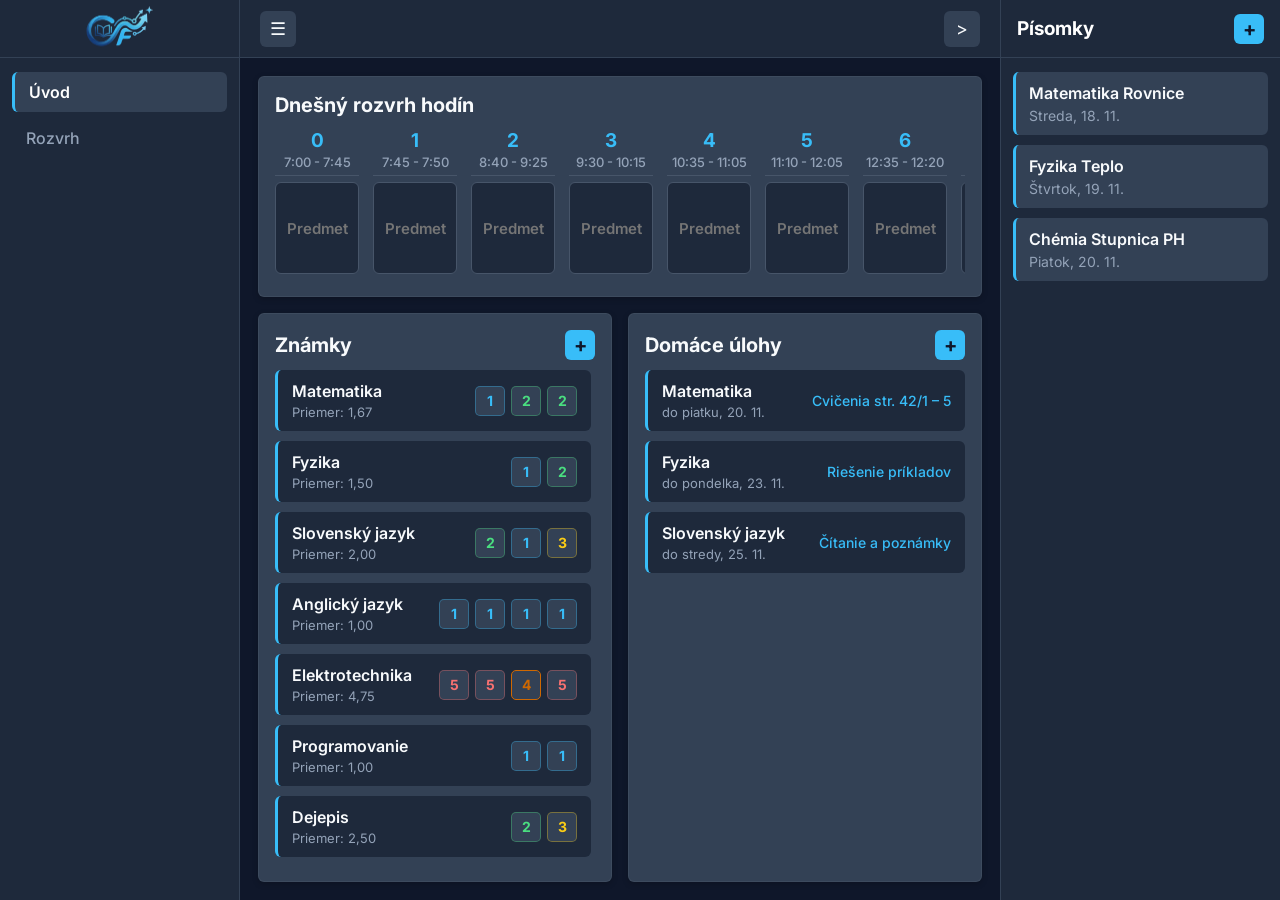
<file: index.html>
<!DOCTYPE html>
<html lang="sk">
<head>
    <meta charset="UTF-8">
    <meta name="viewport" content="width=device-width, initial-scale=1.0">
    <title>Úvod - SchoolFlow</title>
    <link rel="stylesheet" href="style-index.css">
    <link rel="stylesheet" href="style.css">
    <link rel="icon" href="1x1-logo-schoolflow.png" type="image/png">
    <link href="https://fonts.googleapis.com/css2?family=Inter:wght@400;500;600;700&display=swap" rel="stylesheet">
</head>
<body class="background-main">

    <input type="checkbox" id="toggleLeft" class="toggle-checkbox">
    <input type="checkbox" id="toggleRight" class="toggle-checkbox">

    <aside class="sidebar">
        <div class="sidebar-header">
            <img src="header-logo-schoolflow.png" alt="Logo" class="logo-img">
        </div>
        <nav class="sidebar-nav">
            <a href="#" class="nav-item active">Úvod</a>
            <a href="hub.html" class="nav-item">Rozvrh</a>
        </nav>
    </aside>

    <div class="wrapper">
        <header class="header">
            <label for="toggleLeft" class="toggle-btn">☰</label>
            <label for="toggleRight" class="toggle-btn">></label>
        </header>

        <main class="main-content">
            <section class="card full-width">
                <div class="card-header">
                    <h3>Dnešný rozvrh hodín</h3>
                </div>
                <div class="card-body schedule-daily-grid">
                    <div class="schedule-daily-column">
                        <div class="daily-schedule-header">
                            <span class="schedule-daily-label">0</span>
                            <span class="schedule-daily-time">7:00 - 7:45</span>
                        </div>
                        <input type="text" class="schedule-daily-input" placeholder="Predmet">
                        
                    </div>
                    <div class="schedule-daily-column">
                        <div class="daily-schedule-header">
                            <span class="schedule-daily-label">1</span>
                            <span class="schedule-daily-time">7:45 - 7:50</span>
                        </div>
                        <input type="text" class="schedule-daily-input" placeholder="Predmet">
                    </div>
                    <div class="schedule-daily-column">
                        <div class="daily-schedule-header">
                            <span class="schedule-daily-label">2</span>
                            <span class="schedule-daily-time">8:40 - 9:25</span>
                        </div>
                        <input type="text" class="schedule-daily-input" placeholder="Predmet">
                    </div>
                    <div class="schedule-daily-column">
                        <div class="daily-schedule-header">
                            <span class="schedule-daily-label">3</span>
                            <span class="schedule-daily-time">9:30 - 10:15</span>
                        </div>
                        <input type="text" class="schedule-daily-input" placeholder="Predmet">
                    </div>
                    <div class="schedule-daily-column">
                        <div class="daily-schedule-header">
                            <span class="schedule-daily-label">4</span>
                            <span class="schedule-daily-time">10:35 - 11:05</span>
                        </div>
                        <input type="text" class="schedule-daily-input" placeholder="Predmet">
                    </div>
                    <div class="schedule-daily-column">
                        <div class="daily-schedule-header">
                            <span class="schedule-daily-label">5</span>
                            <span class="schedule-daily-time">11:10 - 12:05</span>
                        </div>
                        <input type="text" class="schedule-daily-input" placeholder="Predmet">
                    </div>
                    <div class="schedule-daily-column">
                        <div class="daily-schedule-header">
                            <span class="schedule-daily-label">6</span>
                            <span class="schedule-daily-time">12:35 - 12:20</span>
                        </div>
                        <input type="text" class="schedule-daily-input" placeholder="Predmet">
                    </div>
                    <div class="schedule-daily-column">
                        <div class="daily-schedule-header">
                            <span class="schedule-daily-label">7</span>
                            <span class="schedule-daily-time">12:25 - 13:10</span>
                        </div>
                        <input type="text" class="schedule-daily-input" placeholder="Predmet">
                    </div>
                    <div class="schedule-daily-column">
                        <div class="daily-schedule-header">
                            <span class="schedule-daily-label">8</span>
                            <span class="schedule-daily-time">13:15 - 14:00</span>
                        </div>
                        <input type="text" class="schedule-daily-input" placeholder="Predmet">
                    </div>
                </div>
            </section>

            <section class="card">
                <div class="card-header">
                    <h3>Známky</h3>
                    <button class="add-btn">+</button>
                </div>
                <div class="card-body grades-scroll">
                    <div class="grades-list">
                        <div class="grade-row">
                            <div class="grade-subject-info">
                                <span class="grade-subject">Matematika</span>
                                <span class="grade-avg">Priemer: 1,67</span>
                            </div>
                            <div class="grade-badges">
                                <span class="grade-badge g-1">1</span>
                                <span class="grade-badge g-2">2</span>
                                <span class="grade-badge g-2">2</span>
                            </div>
                        </div>

                        <div class="grade-row">
                            <div class="grade-subject-info">
                                <span class="grade-subject">Fyzika</span>
                                <span class="grade-avg">Priemer: 1,50</span>
                            </div>
                            <div class="grade-badges">
                                <span class="grade-badge g-1">1</span>
                                <span class="grade-badge g-2">2</span>
                            </div>
                        </div>

                        <div class="grade-row">
                            <div class="grade-subject-info">
                                <span class="grade-subject">Slovenský jazyk</span>
                                <span class="grade-avg">Priemer: 2,00</span>
                            </div>
                            <div class="grade-badges">
                                <span class="grade-badge g-2">2</span>
                                <span class="grade-badge g-1">1</span>
                                <span class="grade-badge g-3">3</span>
                            </div>
                        </div>

                        <div class="grade-row">
                            <div class="grade-subject-info">
                                <span class="grade-subject">Anglický jazyk</span>
                                <span class="grade-avg">Priemer: 1,00</span>
                            </div>
                            <div class="grade-badges">
                                <span class="grade-badge g-1">1</span>
                                <span class="grade-badge g-1">1</span>
                                <span class="grade-badge g-1">1</span>
                                <span class="grade-badge g-1">1</span>
                            </div>
                        </div>

                        <div class="grade-row">
                            <div class="grade-subject-info">
                                <span class="grade-subject">Elektrotechnika</span>
                                <span class="grade-avg">Priemer: 4,75</span>
                            </div>
                            <div class="grade-badges">
                                <span class="grade-badge g-5">5</span>
                                <span class="grade-badge g-5">5</span>
                                <span class="grade-badge g-4">4</span>
                                <span class="grade-badge g-5">5</span>
                            </div>
                        </div>

                        <div class="grade-row">
                            <div class="grade-subject-info">
                                <span class="grade-subject">Programovanie</span>
                                <span class="grade-avg">Priemer: 1,00</span>
                            </div>
                            <div class="grade-badges">
                                <span class="grade-badge g-1">1</span>
                                <span class="grade-badge g-1">1</span>
                            </div>
                        </div>

                        <div class="grade-row">
                            <div class="grade-subject-info">
                                <span class="grade-subject">Dejepis</span>
                                <span class="grade-avg">Priemer: 2,50</span>
                            </div>
                            <div class="grade-badges">
                                <span class="grade-badge g-2">2</span>
                                <span class="grade-badge g-3">3</span>
                            </div>
                        </div>

                        <div class="grade-row">
                            <div class="grade-subject-info">
                                <span class="grade-subject">Elektronika</span>
                                <span class="grade-avg">Priemer: 2,00</span>
                            </div>
                            <div class="grade-badges">
                                <span class="grade-badge g-2">2</span>
                                <span class="grade-badge g-2">2</span>
                                <span class="grade-badge g-1">1</span>
                                <span class="grade-badge g-3">3</span>
                            </div>
                        </div>
                    </div>
                </div>
            </section>

            <section class="card">
    <div class="card-header">
        <h3>Domáce úlohy</h3>
        <button class="add-btn">+</button>
    </div>
    <div class="card-body">
        <div class="homework-list">
            <div class="homework-item">
                <div class="homework-info">
                    <span class="homework-subject">Matematika</span>
                    <span class="homework-due">do piatku, 20. 11.</span>
                </div>
                <span class="homework-task">Cvičenia str. 42/1 – 5</span>
            </div>
            <div class="homework-item">
                <div class="homework-info">
                    <span class="homework-subject">Fyzika</span>
                    <span class="homework-due">do pondelka, 23. 11.</span>
                </div>
                <span class="homework-task">Riešenie príkladov</span>
            </div>
            <div class="homework-item">
                <div class="homework-info">
                    <span class="homework-subject">Slovenský jazyk</span>
                    <span class="homework-due">do stredy, 25. 11.</span>
                </div>
                <span class="homework-task">Čítanie a poznámky</span>
            </div>
        </div>
    </div>
</section>
        </main>
    </div>

    <aside class="sidebar-right">
        <div class="sidebar-header right-header">
            <h2>Písomky</h2>
            <button class="add-btn">+</button>
        </div>
        <div class="sidebar-content">
            <div class="exam-item">
                <span class="exam-subject">Matematika
                    <span class="exam-theme">Rovnice</span>
                </span>
                <span class="exam-date">Streda, 18. 11.</span>
            </div>
            <div class="exam-item">
                <span class="exam-subject">Fyzika
                    <span class="exam-theme">Teplo</span>
                </span>
                <span class="exam-date">Štvrtok, 19. 11.</span>
            </div>
            <div class="exam-item">
                <span class="exam-subject">Chémia
                    <span class="exam-theme">Stupnica PH </span>
                </span>
                
                <span class="exam-date">Piatok, 20. 11.</span>
            </div>
        </div>
    </aside>

</body>
</html>
</file>
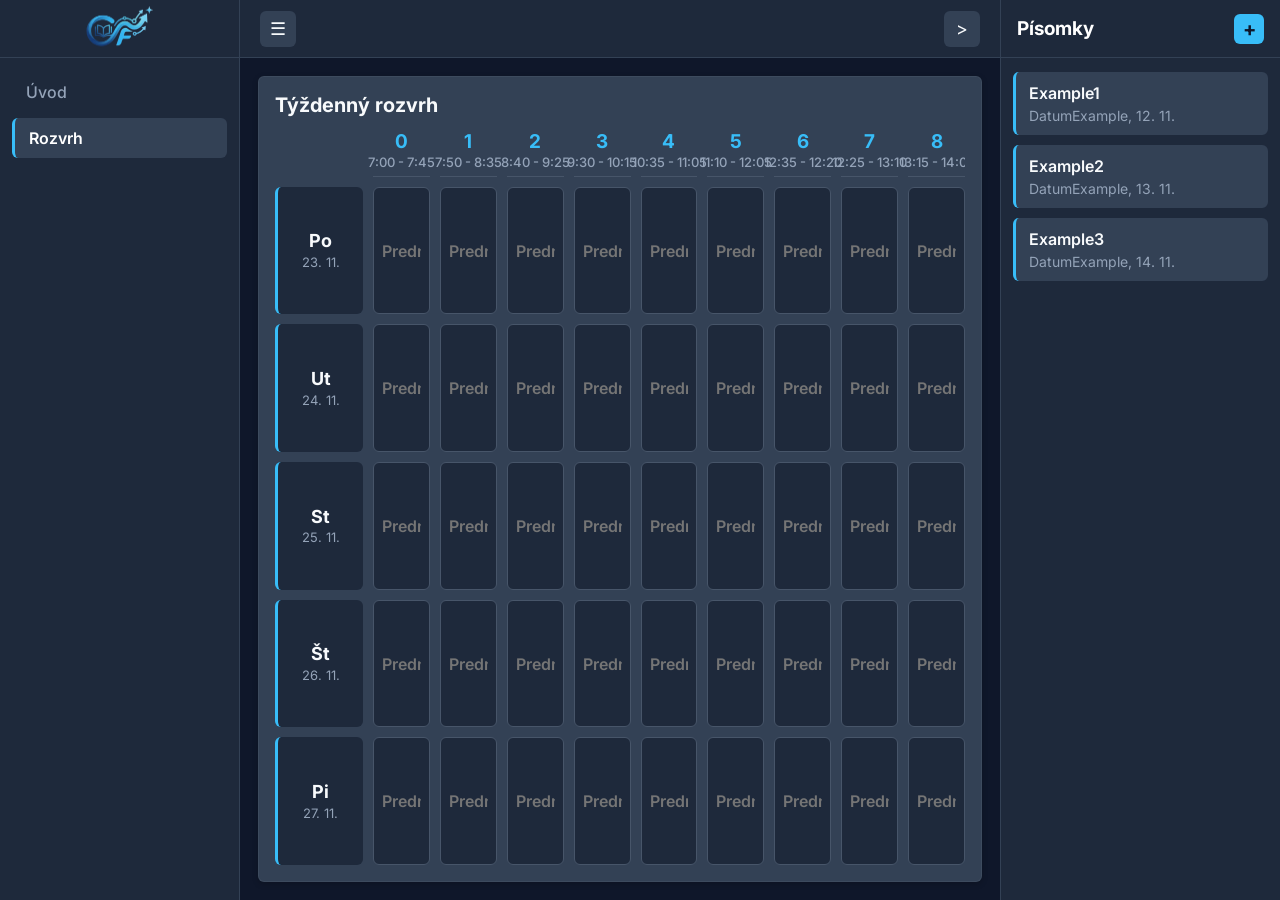
<file: hub.html>
<!DOCTYPE html>
<html lang="sk">
<head>
    <meta charset="UTF-8">
    <meta name="viewport" content="width=device-width, initial-scale=1.0">
    <title>Rozvrh - SchoolFlow</title>
    <link rel="stylesheet" href="style-hub.css">
    <link rel="stylesheet" href="style.css">
    <link rel="icon" href="1x1-logo-schoolflow.png" type="image/png">
    <link href="https://fonts.googleapis.com/css2?family=Inter:wght@400;500;600;700&display=swap" rel="stylesheet">
</head>
<body class="background-main">

    <input type="checkbox" id="toggleLeft" class="toggle-checkbox">
    <input type="checkbox" id="toggleRight" class="toggle-checkbox">

    <aside class="sidebar">
        <div class="sidebar-header">
            <img src="header-logo-schoolflow.png" alt="Logo" class="logo-img">
        </div>
        <nav class="sidebar-nav">
            <a href="index.html" class="nav-item">Úvod</a>
            <a href="#" class="nav-item active">Rozvrh</a>
        </nav>
    </aside>

    <div class="wrapper">
        <header class="header">
            <label for="toggleLeft" class="toggle-btn">☰</label>
            <label for="toggleRight" class="toggle-btn">></label>
        </header>

            <main class="main-content-full">
                <section class="card full-width weekly-card">
                    <div class="card-header">
                        <h3>Týždenný rozvrh</h3>
                    </div>
                    <div class="card-body weekly-scroll">
                        <div class="weekly-grid">

                            <div class="weekly-corner"></div>
                            <div class="period-header">
                                <span class="period-num">0</span>
                                <span class="period-time">7:00 - 7:45</span>
                            </div>
                            <div class="period-header">
                                <span class="period-num">1</span>
                                <span class="period-time">7:50 - 8:35</span>
                            </div>
                            <div class="period-header">
                                <span class="period-num">2</span>
                                <span class="period-time">8:40 - 9:25</span>
                            </div>
                            <div class="period-header">
                                <span class="period-num">3</span>
                                <span class="period-time">9:30 - 10:15</span>
                            </div>
                            <div class="period-header">
                                <span class="period-num">4</span>
                                <span class="period-time">10:35 - 11:05</span>
                            </div>
                            <div class="period-header">
                                <span class="period-num">5</span>
                                <span class="period-time">11:10 - 12:05</span>
                            </div>
                            <div class="period-header">
                                <span class="period-num">6</span>
                                <span class="period-time">12:35 - 12:20</span>
                            </div>
                            <div class="period-header">
                                <span class="period-num">7</span>
                                <span class="period-time">12:25 - 13:10</span>
                            </div>
                            <div class="period-header">
                                <span class="period-num">8</span>
                                <span class="period-time">13:15 - 14:00</span>
                            </div>

                            <!-- PONDELOK -->
                            <div class="day-cell">
                                <span class="day-name">Po</span>
                                <span class="day-date">23. 11.</span>
                            </div>
                            <div class="lesson-cell"><input type="text" class="lesson-input" placeholder="Predmet"></div>
                            <div class="lesson-cell"><input type="text" class="lesson-input" placeholder="Predmet"></div>
                            <div class="lesson-cell"><input type="text" class="lesson-input" placeholder="Predmet"></div>
                            <div class="lesson-cell"><input type="text" class="lesson-input" placeholder="Predmet"></div>
                            <div class="lesson-cell"><input type="text" class="lesson-input" placeholder="Predmet"></div>
                            <div class="lesson-cell"><input type="text" class="lesson-input" placeholder="Predmet"></div>
                            <div class="lesson-cell"><input type="text" class="lesson-input" placeholder="Predmet"></div>
                            <div class="lesson-cell"><input type="text" class="lesson-input" placeholder="Predmet"></div>
                            <div class="lesson-cell"><input type="text" class="lesson-input" placeholder="Predmet"></div>

                            <!-- UTOROK -->
                            <div class="day-cell">
                                <span class="day-name">Ut</span>
                                <span class="day-date">24. 11.</span>
                            </div>
                            <div class="lesson-cell"><input type="text" class="lesson-input" placeholder="Predmet"></div>
                            <div class="lesson-cell"><input type="text" class="lesson-input" placeholder="Predmet"></div>
                            <div class="lesson-cell"><input type="text" class="lesson-input" placeholder="Predmet"></div>
                            <div class="lesson-cell"><input type="text" class="lesson-input" placeholder="Predmet"></div>
                            <div class="lesson-cell"><input type="text" class="lesson-input" placeholder="Predmet"></div>
                            <div class="lesson-cell"><input type="text" class="lesson-input" placeholder="Predmet"></div>
                            <div class="lesson-cell"><input type="text" class="lesson-input" placeholder="Predmet"></div>
                            <div class="lesson-cell"><input type="text" class="lesson-input" placeholder="Predmet"></div>
                            <div class="lesson-cell"><input type="text" class="lesson-input" placeholder="Predmet"></div>

                            <!-- STREDA -->
                            <div class="day-cell">
                                <span class="day-name">St</span>
                                <span class="day-date">25. 11.</span>
                            </div>
                            <div class="lesson-cell"><input type="text" class="lesson-input" placeholder="Predmet"></div>
                            <div class="lesson-cell"><input type="text" class="lesson-input" placeholder="Predmet"></div>
                            <div class="lesson-cell"><input type="text" class="lesson-input" placeholder="Predmet"></div>
                            <div class="lesson-cell"><input type="text" class="lesson-input" placeholder="Predmet"></div>
                            <div class="lesson-cell"><input type="text" class="lesson-input" placeholder="Predmet"></div>
                            <div class="lesson-cell"><input type="text" class="lesson-input" placeholder="Predmet"></div>
                            <div class="lesson-cell"><input type="text" class="lesson-input" placeholder="Predmet"></div>
                            <div class="lesson-cell"><input type="text" class="lesson-input" placeholder="Predmet"></div>
                            <div class="lesson-cell"><input type="text" class="lesson-input" placeholder="Predmet"></div>

                            <!-- ŠTVRTOK -->
                            <div class="day-cell">
                                <span class="day-name">Št</span>
                                <span class="day-date">26. 11.</span>
                            </div>
                            <div class="lesson-cell"><input type="text" class="lesson-input" placeholder="Predmet"></div>
                            <div class="lesson-cell"><input type="text" class="lesson-input" placeholder="Predmet"></div>
                            <div class="lesson-cell"><input type="text" class="lesson-input" placeholder="Predmet"></div>
                            <div class="lesson-cell"><input type="text" class="lesson-input" placeholder="Predmet"></div>
                            <div class="lesson-cell"><input type="text" class="lesson-input" placeholder="Predmet"></div>
                            <div class="lesson-cell"><input type="text" class="lesson-input" placeholder="Predmet"></div>
                            <div class="lesson-cell"><input type="text" class="lesson-input" placeholder="Predmet"></div>
                            <div class="lesson-cell"><input type="text" class="lesson-input" placeholder="Predmet"></div>
                            <div class="lesson-cell"><input type="text" class="lesson-input" placeholder="Predmet"></div>

                            <!-- PIATOK -->
                            <div class="day-cell">
                                <span class="day-name">Pi</span>
                                <span class="day-date">27. 11.</span>
                            </div>
                            <div class="lesson-cell"><input type="text" class="lesson-input" placeholder="Predmet"></div>
                            <div class="lesson-cell"><input type="text" class="lesson-input" placeholder="Predmet"></div>
                            <div class="lesson-cell"><input type="text" class="lesson-input" placeholder="Predmet"></div>
                            <div class="lesson-cell"><input type="text" class="lesson-input" placeholder="Predmet"></div>
                            <div class="lesson-cell"><input type="text" class="lesson-input" placeholder="Predmet"></div>
                            <div class="lesson-cell"><input type="text" class="lesson-input" placeholder="Predmet"></div>
                            <div class="lesson-cell"><input type="text" class="lesson-input" placeholder="Predmet"></div>
                            <div class="lesson-cell"><input type="text" class="lesson-input" placeholder="Predmet"></div>
                            <div class="lesson-cell"><input type="text" class="lesson-input" placeholder="Predmet"></div>

                        </div>
                    </div>
                </section>
            </main>
    </div>

    <aside class="sidebar-right">
        <div class="sidebar-header right-header">
            <h2>Písomky</h2>
            <button class="add-btn">+</button>
        </div>
        <div class="sidebar-content">
            <div class="exam-item">
                <span class="exam-subject">Example1</span>
                <span class="exam-date">DatumExample, 12. 11.</span>
            </div>
            <div class="exam-item">
                <span class="exam-subject">Example2</span>
                <span class="exam-date">DatumExample, 13. 11.</span>
            </div>
            <div class="exam-item">
                <span class="exam-subject">Example3</span>
                <span class="exam-date">DatumExample, 14. 11.</span>
            </div>
        </div>
    </aside>

</body>
</html>
</file>
<file: style-index.css>
.main-content {
    flex: 1;
    padding: 18px;
    display: grid;
    grid-template-columns: repeat(2, minmax(0, 1fr));
    grid-template-rows: auto minmax(0, 1fr);
    gap: 16px;
    min-width: 0;
    min-height: 0;
    overflow: hidden;
}

.schedule-daily-grid {
    display: flex;
    flex-direction: row;
    overflow-x: auto;
    overscroll-behavior-x: contain;
    gap: 14px;
    margin-top: 12px;
    padding-bottom: 6px;
    min-width: 0;
}

.schedule-daily-column {
    display: flex;
    flex-direction: column;
    align-items: stretch;
    gap: 6px;
    flex: 1 1 0;
    min-width: 84px;
}

.daily-schedule-header {
    display: flex;
    flex-direction: column;
    align-items: center;
    justify-content: center;
    gap: 2px;
    width: 100%;
    padding: 2px 0 5px 0;
    border-bottom: 1px solid #475569;
    min-width: 0;
}

.schedule-daily-label {
    font-size: 19px;
    font-weight: 700;
    color: #38BDF8;
}

.schedule-daily-time {
    font-size: 13px;
    font-weight: 500;
    color: #94A3B8;
    white-space: nowrap;
}

.schedule-daily-input {
    background-color: #1E293B;
    color: #F8FAFC;
    border: 1px solid #475569;
    border-radius: 6px;
    padding: 8px;
    font-size: 15px;
    font-weight: 600;
    text-align: center;
    width: 100%;
    height: 92px;
}

.schedule-daily-input:focus {
    outline: none;
    border-color: #38BDF8;
}

.schedule-daily-input::-webkit-inner-spin-button,
.schedule-daily-input::-webkit-outer-spin-button {
    -webkit-appearance: none;
    margin: 0;
}

.card-body.grades-scroll {
    flex: 1;
    min-height: 0;
    overflow-y: auto;
    overscroll-behavior-y: contain;
    padding-right: 4px;
    scrollbar-width: none;
}

.card-body.grades-scroll::-webkit-scrollbar {
    display: none;
}

.grades-list {
    display: flex;
    flex-direction: column;
    gap: 10px;
}

.grade-row {
    background-color: #1E293B;
    padding: 11px 14px;
    border-radius: 6px;
    border-left: 3px solid #38BDF8;
    display: flex;
    align-items: center;
    justify-content: space-between;
    gap: 12px;
}

.grade-subject-info {
    display: flex;
    flex-direction: column;
    gap: 3px;
}

.grade-subject {
    font-size: 16px;
    font-weight: 600;
    color: #F8FAFC;
}

.grade-avg {
    font-size: 13px;
    color: #94A3B8;
}

.grade-badges {
    display: flex;
    align-items: center;
    gap: 6px;
    flex-wrap: wrap;
    justify-content: flex-end;
}

.grade-badge {
    width: 30px;
    height: 30px;
    border-radius: 5px;
    font-size: 14px;
    font-weight: 700;
    display: flex;
    align-items: center;
    justify-content: center;
    background-color: #334155;
    color: #F8FAFC;
}

.grade-badge.g-1 {
    color: #38BDF8;
    border: 1px solid rgba(56, 189, 248, 0.35);
}

.grade-badge.g-2 {
    color: #4ADE80;
    border: 1px solid rgba(74, 222, 128, 0.35);
}

.grade-badge.g-3 {
    color: #FACC15;
    border: 1px solid rgba(250, 204, 21, 0.35);
}

.grade-badge.g-4 {
    color: #cf6801;
    border: 1px solid rgba(207, 104, 1, 1);
}

.grade-badge.g-5 {
    color: #F87171;
    border: 1px solid rgba(248, 113, 113, 0.35);
}

.homework-list {
    display: flex;
    flex-direction: column;
    gap: 10px;
}

.homework-item {
    background-color: #1E293B;
    padding: 11px 14px;
    border-radius: 6px;
    border-left: 3px solid #38BDF8;
    display: flex;
    flex-direction: row;
    align-items: center;
    justify-content: space-between;
    gap: 12px;
}

.homework-info {
    display: flex;
    flex-direction: column;
    gap: 3px;
}

.homework-subject {
    font-size: 16px;
    font-weight: 600;
    color: #F8FAFC;
}

.homework-due {
    font-size: 13px;
    color: #94A3B8;
}

.homework-task {
    font-size: 14px;
    font-weight: 500;
    color: #38BDF8;
    text-align: right;
}
</file>
<file: style.css>
* {
    box-sizing: border-box;
    margin: 0;
    padding: 0;
    font-family: 'Inter', Arial, sans-serif;
}

html, body {
    height: 100%;
    font-size: 16px;
    overflow: hidden;
}

.background-main {
    background-color: #0F172A;
    color: #F8FAFC;
    display: flex;
    min-height: 100vh;
    width: 100%;
    overflow-x: hidden;
}

.toggle-checkbox {
    display: none;
}

.sidebar {
    width: 240px;
    background-color: #1E293B;
    border-right: 1px solid #334155;
    display: flex;
    flex-direction: column;
    transition: width 0.25s ease, opacity 0.2s ease;
    overflow: hidden;
    white-space: nowrap;
}

#toggleLeft:checked ~ .sidebar {
    width: 0;
    opacity: 0;
    border-right: none;
}

.sidebar-header {
    height: 58px;
    display: flex;
    align-items: center;
    justify-content: center;
    border-bottom: 1px solid #334155;
    padding: 0 14px;
}

.logo-img {
    max-height: 50px;
    width: auto;
    object-fit: contain;
}

.sidebar-nav {
    padding: 14px 12px;
    display: flex;
    flex-direction: column;
    gap: 6px;
}

.nav-item {
    color: #94A3B8;
    text-decoration: none;
    padding: 10px 14px;
    border-radius: 6px;
    font-size: 16px;
    font-weight: 500;
    transition: background-color 0.2s ease, color 0.2s ease;
}

.nav-item:hover {
    background-color: #334155;
    color: #F8FAFC;
}

.nav-item.active {
    background-color: #334155;
    color: white;
    border-left: 3px solid #38BDF8;
    font-weight: 600;
}

.wrapper {
    flex: 1;
    display: flex;
    flex-direction: column;
    min-width: 0;
}

.header {
    height: 58px;
    background-color: #1E293B;
    border-bottom: 1px solid #334155;
    display: flex;
    align-items: center;
    justify-content: space-between;
    padding: 0 20px;
}

.toggle-btn {
    background-color: #334155;
    color: #F8FAFC;
    border: none;
    border-radius: 6px;
    width: 36px;
    height: 36px;
    font-size: 18px;
    cursor: pointer;
    display: flex;
    align-items: center;
    justify-content: center;
    user-select: none;
    transition: background-color 0.2s ease;
}

.toggle-btn:hover {
    background-color: #7dd4fc6c;
    color: #0f172a;
}

.sidebar-right {
    width: 280px;
    background-color: #1E293B;
    border-left: 1px solid #334155;
    display: flex;
    flex-direction: column;
    overflow: hidden;
    transition: width 0.25s ease, opacity 0.2s ease;
    white-space: nowrap;
}

#toggleRight:checked ~ .sidebar-right {
    width: 0;
    opacity: 0;
    border-left: none;
}

.sidebar-header.right-header {
    justify-content: space-between;
    padding: 0 16px;
}

.sidebar-header h2 {
    font-size: 19px;
    color: white;
}

.add-btn {
    background-color: #38BDF8;
    color: #0F172A;
    border: none;
    border-radius: 6px;
    width: 30px;
    height: 30px;
    font-size: 20px;
    font-weight: 700;
    cursor: pointer;
    display: flex;
    align-items: center;
    justify-content: center;
    transition: background-color 0.2s ease;
}

.add-btn:hover {
    background-color: #7dd4fc6c;
}

.sidebar-content {
    padding: 14px 12px;
    display: flex;
    flex-direction: column;
    gap: 10px;
}

.exam-item {
    background-color: #334155;
    padding: 11px 13px;
    border-radius: 6px;
    border-left: 3px solid #38BDF8;
    display: flex;
    flex-direction: column;
    gap: 4px;
}

.exam-subject {
    font-size: 16px;
    font-weight: 600;
    color: #F8FAFC;
}

.exam-date {
    font-size: 14px;
    color: #94A3B8;
}

.card {
    background-color: #334155;
    border-radius: 6px;
    padding: 16px;
    box-shadow: 0 2px 6px rgba(0, 0, 0, 0.2);
    border: 1px solid rgba(255, 255, 255, 0.05);
    display: flex;
    flex-direction: column;
    min-width: 0;
    min-height: 0;
    overflow: hidden;
}

.full-width {
    grid-column: 1 / -1;
}

.card-header {
    display: flex;
    align-items: center;
    justify-content: space-between;
}

.card-header h3 {
    font-size: 20px;
    color: #F8FAFC;
}

.card-body {
    margin-top: 10px;
    overflow-y: hidden;
}
</file>
<file: style-hub.css>
.main-content-full {
    flex: 1;
    padding: 18px;
    display: grid;
    grid-template-columns: minmax(0, 1fr);
    grid-template-rows: minmax(0, 1fr);
    gap: 16px;
    min-width: 0;
    min-height: 0;
    overflow: hidden;
}

.weekly-card {
    height: 100%;
    display: flex;
    flex-direction: column;
    min-height: 0;
}

.card-body.weekly-scroll {
    flex: 1;
    min-height: 0;
    overflow: hidden;
    display: flex;
    margin-top: 10px;
}

.weekly-grid {
    display: grid;
    grid-template-columns: 88px repeat(9, minmax(0, 1fr));
    grid-template-rows: auto repeat(5, minmax(0, 1fr));
    gap: 10px;
    width: 100%;
    height: 100%;
    min-width: 0;
    min-height: 0;
}

.weekly-corner {
    background-color: transparent;
}

.period-header {
    display: flex;
    flex-direction: column;
    align-items: center;
    justify-content: center;
    gap: 2px;
    padding: 4px 4px 6px 4px;
    border-bottom: 1px solid #475569;
    min-width: 0;
}

.period-num {
    font-size: 19px;
    font-weight: 700;
    color: #38BDF8;
    line-height: 1.15;
}

.period-time {
    font-size: 13px;
    font-weight: 500;
    color: #94A3B8;
    white-space: nowrap;
    line-height: 1.15;
}

.day-cell {
    background-color: #1E293B;
    border-radius: 6px;
    border-left: 3px solid #38BDF8;
    display: flex;
    flex-direction: column;
    align-items: center;
    justify-content: center;
    gap: 3px;
    padding: 8px 6px;
    height: 100%;
    min-width: 0;
    min-height: 0;
}

.day-name {
    font-size: 18px;
    font-weight: 700;
    color: #F8FAFC;
    line-height: 1.15;
}

.day-date {
    font-size: 13px;
    color: #94A3B8;
    line-height: 1.15;
}

.lesson-cell {
    display: flex;
    min-width: 0;
    min-height: 0;
}

.lesson-input {
    width: 100%;
    height: 100%;
    min-width: 0;
    min-height: 0;
    background-color: #1E293B;
    color: #F8FAFC;
    border: 1px solid #475569;
    border-radius: 6px;
    padding: 8px;
    font-size: 16px;
    font-weight: 600;
    text-align: center;
}

.lesson-input:focus {
    outline: none;
    border-color: #38BDF8;
    background-color: #273549;
}
</file>
